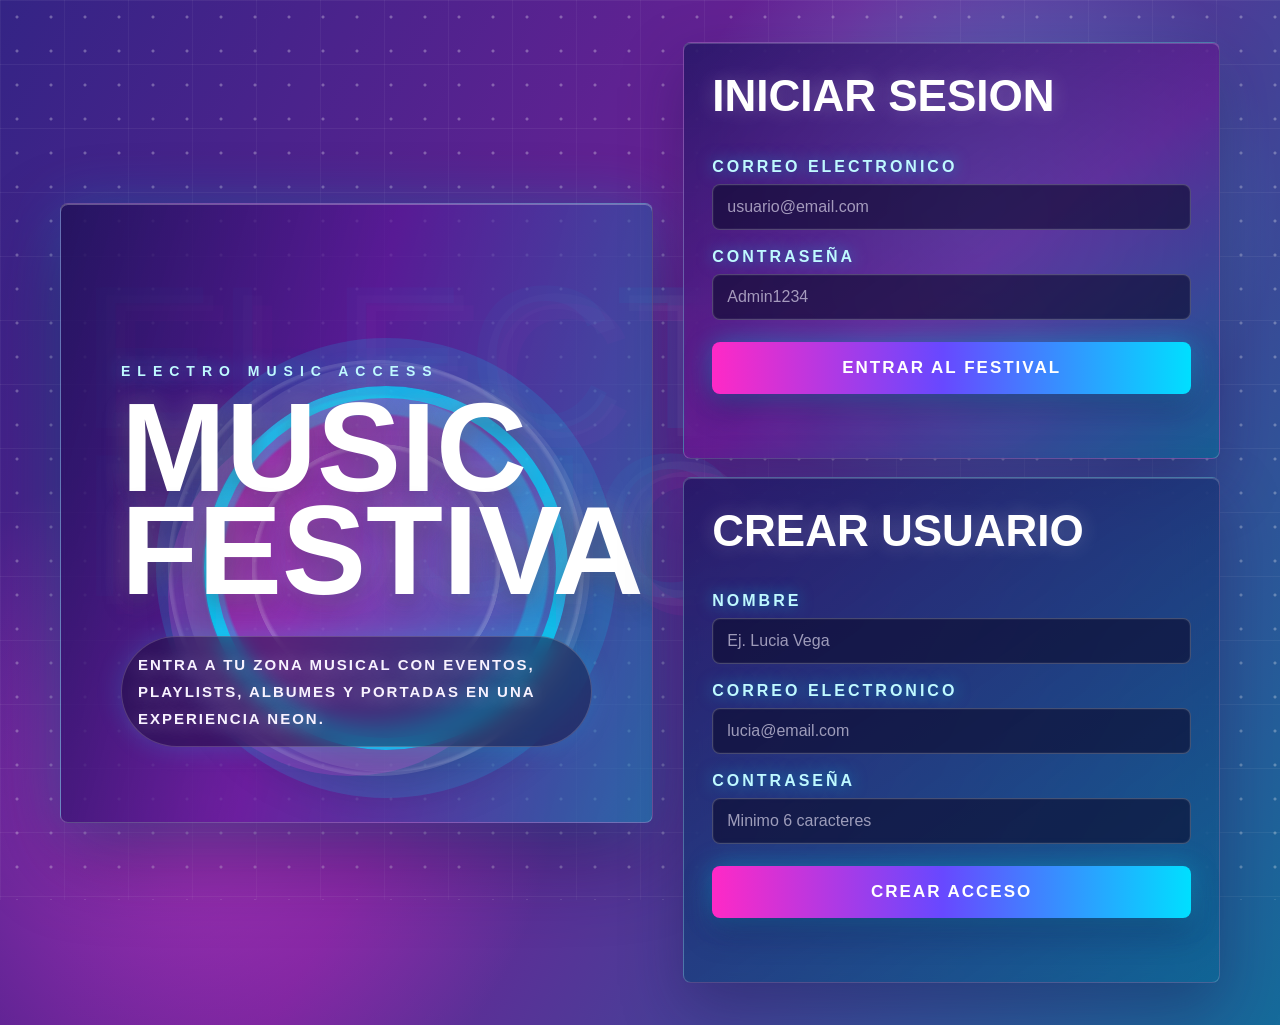
<file: index.html>
﻿<!DOCTYPE html>
<html lang="es">
<head>
  <meta charset="UTF-8">
  <meta name="viewport" content="width=device-width, initial-scale=1.0">
  <title>Electro Music Login</title>
  <link rel="stylesheet" href="css2/styles.css">
</head>
<body class="login-page">
  <main class="login-shell">
    <section class="login-intro">
      <p class="eyebrow">Electro Music Access</p>
      <h1>Music Festival</h1>
      <p>Entra a tu zona musical con eventos, playlists, albumes y portadas en una experiencia neon.</p>
    </section>

    <section class="forms-panel">
      <form id="loginForm" class="form-card">
        <h2>Iniciar sesion</h2>

        <label for="loginEmail">Correo electronico</label>
        <input id="loginEmail" type="text" inputmode="email" placeholder="usuario@email.com" autocomplete="email" required>

        <label for="loginPassword">Contraseña</label>
        <input id="loginPassword" type="password" placeholder="Admin1234" autocomplete="current-password" required>

        <button type="submit" class="primary-button">Entrar al festival</button>
        <p id="loginMessage" class="message" role="status"></p>
      </form>

      <form id="registerForm" class="form-card accent-card">
        <h2>Crear usuario</h2>

        <label for="registerName">Nombre</label>
        <input id="registerName" type="text" placeholder="Ej. Lucia Vega" required>

        <label for="registerEmail">Correo electronico</label>
        <input id="registerEmail" type="text" inputmode="email" placeholder="lucia@email.com" autocomplete="email" required>

        <label for="registerPassword">Contraseña</label>
        <input id="registerPassword" type="password" placeholder="Minimo 6 caracteres" autocomplete="new-password" required minlength="6">

        <button type="submit" class="secondary-button">Crear acceso</button>
        <p id="registerMessage" class="message" role="status"></p>
      </form>
    </section>
  </main>

  <script src="jv2/script.js"></script>
  
</body>
</html>
</file>
<file: css2/styles.css>
﻿:root {
  --bg: #fff7fc;
  --panel: rgba(255, 255, 255, 0.86);
  --text: #241424;
  --muted: #7e607e;
  --pink: #ff4fc3;
  --hot-pink: #ff1493;
  --soft-pink: #ffd8f0;
  --violet: #9b5cff;
  --cyan: #00d9ff;
  --lime: #b8ff2c;
  --warning: #d94f00;
  --radius: 8px;
  --shadow: 0 24px 70px rgba(255, 20, 147, 0.22);
}

* {
  box-sizing: border-box;
}

body {
  min-width: 320px;
  min-height: 100vh;
  margin: 0;
  font-family: Arial, Helvetica, sans-serif;
  color: var(--text);
  background:
    radial-gradient(circle at 12% 8%, rgba(255, 79, 195, 0.34), transparent 30%),
    radial-gradient(circle at 85% 12%, rgba(0, 217, 255, 0.28), transparent 28%),
    radial-gradient(circle at 50% 100%, rgba(184, 255, 44, 0.14), transparent 34%),
    linear-gradient(135deg, #19071b 0%, #2d1238 46%, #071a24 100%);
}

button,
input {
  font: inherit;
}

.login-page::before,
.dashboard-page::before {
  content: "";
  position: fixed;
  inset: 0;
  z-index: -1;
  background-image:
    linear-gradient(rgba(255, 20, 147, 0.08) 1px, transparent 1px),
    linear-gradient(90deg, rgba(155, 92, 255, 0.08) 1px, transparent 1px);
  background-size: 44px 44px;
}

.login-shell {
  width: min(1120px, calc(100% - 36px));
  min-height: 100vh;
  margin: 0 auto;
  display: grid;
  grid-template-columns: 0.9fr 1.1fr;
  align-items: center;
  gap: 36px;
  padding: 44px 0;
}

.login-page {
  background:
    radial-gradient(circle at 18% 12%, rgba(255, 79, 195, 0.24), transparent 28%),
    radial-gradient(circle at 82% 16%, rgba(0, 217, 255, 0.18), transparent 24%),
    radial-gradient(circle at 50% 90%, rgba(155, 92, 255, 0.2), transparent 30%),
    linear-gradient(135deg, #070407 0%, #151018 46%, #09070d 100%);
}

.login-page::before {
  background-image:
    linear-gradient(rgba(255, 79, 195, 0.08) 1px, transparent 1px),
    linear-gradient(90deg, rgba(0, 217, 255, 0.07) 1px, transparent 1px),
    radial-gradient(circle, rgba(255, 255, 255, 0.08) 1px, transparent 2px);
  background-size: 48px 48px, 48px 48px, 26px 26px;
}

.login-intro {
  position: relative;
  isolation: isolate;
  overflow: hidden;
  min-height: 520px;
  display: flex;
  flex-direction: column;
  justify-content: flex-end;
  padding: 34px;
  border-radius: var(--radius);
  background:
    radial-gradient(circle at 16% 14%, rgba(0, 217, 255, 0.36), transparent 28%),
    radial-gradient(circle at 88% 20%, rgba(184, 255, 44, 0.22), transparent 24%),
    linear-gradient(145deg, rgba(42, 4, 38, 0.98), rgba(128, 13, 100, 0.92) 48%, rgba(255, 79, 195, 0.78));
  box-shadow:
    0 32px 80px rgba(255, 20, 147, 0.34),
    inset 0 1px 0 rgba(255, 255, 255, 0.34);
  perspective: 900px;
}

.login-intro::before {
  content: "";
  position: absolute;
  inset: 32px 18px 84px 96px;
  z-index: -2;
  border-radius: 10px;
  background:
    linear-gradient(145deg, rgba(255, 255, 255, 0.18), rgba(255, 255, 255, 0.02)),
    linear-gradient(135deg, #ff4fc3 0 22%, #241424 22% 35%, #00d9ff 35% 56%, #9b5cff 56% 72%, #ffd8f0 72%),
    linear-gradient(135deg, #111, #444);
  background-size:
    100% 100%,
    148px 148px,
    100% 100%;
  box-shadow:
    -44px 40px 0 -18px #00d9ff,
    36px 54px 0 -16px #ff1493,
    82px 14px 0 -20px #b8ff2c,
    -76px -10px 0 -22px #9b5cff,
    0 28px 50px rgba(0, 0, 0, 0.38);
  opacity: 0.9;
  transform: rotateX(58deg) rotateZ(-14deg) translate3d(18px, -20px, -18px);
}

.login-intro::after {
  content: "";
  position: absolute;
  right: -52px;
  top: 64px;
  z-index: -1;
  width: 250px;
  aspect-ratio: 1;
  border-radius: 50%;
  background:
    radial-gradient(circle, #ffd8f0 0 8%, #241424 9% 13%, transparent 14%),
    repeating-radial-gradient(circle, #171017 0 7px, #2e1830 8px 12px, #090609 13px 16px);
  box-shadow:
    -24px 22px 44px rgba(0, 0, 0, 0.32),
    0 0 42px rgba(0, 217, 255, 0.3);
  transform: rotateX(54deg) rotateZ(18deg);
}

.login-intro .eyebrow,
.login-intro h1,
.login-intro p {
  position: relative;
  z-index: 1;
  max-width: 620px;
  text-shadow: 0 2px 18px rgba(255, 255, 255, 0.42);
}

.login-intro .eyebrow {
  color: #ffe9f8;
}

.login-intro h1 {
  color: #ffffff;
}

.login-intro > p:last-child {
  width: min(560px, 100%);
  padding: 14px 16px;
  border-left: 4px solid var(--cyan);
  border-radius: 8px;
  color: #fff2fb;
  background: rgba(36, 20, 36, 0.42);
  backdrop-filter: blur(10px);
}

.login-intro h1,
.welcome-card h1 {
  margin: 0 0 18px;
  font-size: clamp(42px, 7vw, 78px);
  line-height: 0.95;
  color: #2d0b27;
}

.login-intro p,
.form-card p,
.info-card p,
.welcome-card p,
.album-card p {
  color: var(--muted);
  line-height: 1.8;
}

.eyebrow {
  margin: 0 0 12px;
  color: var(--hot-pink);
  font-weight: 900;
  text-transform: uppercase;
}

.forms-panel {
  display: grid;
  grid-template-columns: 1fr 1fr;
  gap: 22px;
}

.form-card,
.info-card,
.welcome-card,
.albums-section {
  padding: 28px;
  border: 1px solid rgba(255, 79, 195, 0.26);
  border-radius: var(--radius);
  background: var(--bg);
  box-shadow: var(--shadow);
  backdrop-filter: blur(18px);
}


.liked-songs {
  padding: 32px;
  margin-top: 24px;
  border: 1px solid rgba(255, 79, 195, 0.26);
  border-radius: var(--radius);
  background: linear-gradient(90deg, rgba(255, 201, 228, 0.9), rgba(255, 216, 240, 0.94));
  box-shadow: var(--shadow);
}

.section-header {
  display: flex;
  align-items: flex-end;
  justify-content: space-between;
  margin-bottom: 32px;
}

.eyebrow {
  font-size: 18px;
  font-weight: bold;
 
}

.section-header h2 {
  font-size: 48px;
  margin: 0;
}

.section-header span {
  color: #000000b9;
  font-size: 14px;
  
}

.play-button {
  width: 60px;
  height: 58px;
  border-radius: 50%;
  border: none;
  background: #1ed760;
  color: #000;
  font-size: 24px;
  cursor: pointer;
}

.play-button:hover {
  transform: scale(1.05);
}

.songs-list {
  background: rgba(0, 0, 0, 0.25);
  border-radius: 8px;
  max-height: 430px;
  overflow-y: auto;
  overflow-x: hidden;
  scrollbar-color: var(--hot-pink) rgba(255, 255, 255, 0.26);
  scrollbar-width: thin;
}

.songs-list::-webkit-scrollbar,
.favorite-songs::-webkit-scrollbar {
  width: 10px;
}

.songs-list::-webkit-scrollbar-track,
.favorite-songs::-webkit-scrollbar-track {
  background: rgba(255, 255, 255, 0.24);
  border-radius: 999px;
}

.songs-list::-webkit-scrollbar-thumb,
.favorite-songs::-webkit-scrollbar-thumb {
  background: linear-gradient(var(--hot-pink), var(--violet));
  border-radius: 999px;
}

.song {
  display: grid;
  grid-template-columns: 32px 52px 1fr 1fr 48px 56px;
  align-items: center;
  gap: 16px;
  padding: 10px 16px;
  color: #070707cb;
}

.song:hover {
  background: rgba(255, 255, 255, 0.08);
}

.song img {
  width: 48px;
  height: 48px;
  border-radius: 4px;
  object-fit: cover;
}

.song-info h3 {
  color: rgb(116, 75, 75);
  font-size: 15px;
  margin: 0 0 4px;
}

.song-info p {
  margin: 0;
  font-size: 14px;
}

.album,
.duration {
  font-size: 14px;
}

.like {
  background: none;
  border: none;
  color: #1ed760;
  font-size: 20px;
  cursor: pointer;
}

.like:not(.liked) {
  color: #b3b3b3;
}

.favorites-card {
  display: flex;
  flex-direction: column;
  min-height: 100%;
}

.favorites-empty {
  margin-bottom: 18px;
}

.favorite-songs {
  display: grid;
  gap: 12px;
  max-height: 390px;
  overflow-y: auto;
  padding-right: 6px;
  scrollbar-color: var(--hot-pink) rgba(255, 255, 255, 0.26);
  scrollbar-width: thin;
}

.favorite-song {
  display: grid;
  grid-template-columns: 58px 1fr;
  gap: 12px;
  align-items: center;
  padding: 10px;
  border-radius: var(--radius);
  background: rgba(255, 255, 255, 0.72);
  border: 1px solid rgba(255, 79, 195, 0.2);
}

.favorite-song img {
  width: 58px;
  height: 58px;
  border-radius: 6px;
  object-fit: cover;
}

.favorite-song h3 {
  margin: 0 0 4px;
  font-size: 15px;
}

.favorite-song p,
.favorite-song span {
  display: block;
  margin: 0;
  color: var(--muted);
  font-size: 13px;
  line-height: 1.35;
}

@media (max-width: 700px) {
  .login-intro {
    min-height: 430px;
  }

  .login-intro::before {
    inset: 56px -18px 110px 52px;
    transform: rotateX(58deg) rotateZ(-10deg) translate3d(0, -10px, -18px);
  }

  .login-intro::after {
    width: 190px;
    right: -70px;
    top: 82px;
  }

  .liked-songs {
    padding: 20px;
  }

  .section-header h2 {
    font-size: 34px;
  }

  .song {
    grid-template-columns: 28px 48px 1fr 40px;
  }

  .album,
  .duration {
    display: none;
  }
}

.accent-card {
  background: linear-gradient(160deg, rgba(255, 255, 255, 0.9), rgba(255, 216, 240, 0.9));
}


.form-card h2,
.info-card h2,
.albums-section h2 {
  margin-top: 0;
}

label {
  display: block;
  margin: 18px 0 8px;
  font-weight: 800;
  color: #4d1742;
}

input {
  width: 100%;
  border: 1px solid rgba(255, 79, 195, 0.34);
  border-radius: var(--radius);
  padding: 13px 14px;
  color: var(--text);
  outline: none;
  background: rgba(255, 255, 255, 0.92);
}

input:focus {
  border-color: var(--hot-pink);
  box-shadow: 0 0 0 3px rgba(255, 79, 195, 0.18), 0 0 22px rgba(0, 217, 255, 0.22);
}

.primary-button,
.secondary-button,
.ghost-button {
  min-height: 46px;
  border: 0;
  border-radius: var(--radius);
  padding: 0 22px;
  cursor: pointer;
  font-weight: 900;
}

.primary-button {
  width: 100%;
  margin-top: 22px;
  color: white;
  background: linear-gradient(90deg, var(--hot-pink), var(--violet));
  box-shadow: 0 0 26px rgba(255, 20, 147, 0.38);
}

.secondary-button {
  width: 100%;
  margin-top: 22px;
  color: #21051d;
  background: linear-gradient(90deg, var(--cyan), var(--lime));
  box-shadow: 0 0 26px rgba(0, 217, 255, 0.34);
}

.ghost-button {
  color: #4d1742;
  background: rgba(255, 255, 255, 0.72);
  border: 1px solid rgba(255, 79, 195, 0.38);
}

.message {
  min-height: 22px;
  margin: 14px 0 0;
  color: #2b8c00;
  font-weight: 800;
}

.message.error {
  color: var(--warning);
}

.dashboard-header {
  min-height: 76px;
  display: flex;
  align-items: center;
  justify-content: space-between;
  gap: 18px;
  padding: 0 clamp(18px, 4vw, 56px);
  position: sticky;
  top: 0;
  z-index: 10;
  background:
    linear-gradient(90deg, rgba(255, 20, 147, 0.9), rgba(155, 92, 255, 0.82) 48%, rgba(0, 217, 255, 0.72)),
    radial-gradient(circle at 16% 50%, rgba(255, 255, 255, 0.46), transparent 22%);
  backdrop-filter: blur(20px) saturate(1.35);
  border-bottom: 1px solid rgba(255, 255, 255, 0.28);
  box-shadow:
    0 16px 48px rgba(255, 20, 147, 0.3),
    inset 0 -1px 0 rgba(255, 255, 255, 0.24);
}
 .oculto{
  visibility: hidden;
 }
.brand {
  display: flex;
  align-items: center;
  gap: 12px;
  color: #ffffff;
  font-weight: 800;
  text-decoration: none;
  text-shadow: 0 0 18px rgba(255, 255, 255, 0.46);
}

.brand-mark {
  display: grid;
  place-items: center;
  width: 42px;
  height: 42px;
  border-radius: 50%;
  color: white;
  background:
    radial-gradient(circle at 32% 24%, #ffffff 0 8%, transparent 9%),
    linear-gradient(135deg, var(--hot-pink), var(--violet), var(--cyan));
  box-shadow:
    0 0 0 3px rgba(255, 255, 255, 0.18),
    0 0 26px rgba(255, 255, 255, 0.52),
    0 0 36px rgba(0, 217, 255, 0.38);
}

.dashboard-shell {
  width: min(1180px, calc(100% - 36px));
  margin: 0 auto;
  padding: 48px 0;
}

.dashboard-page {
  background:
    radial-gradient(circle at 14% 10%, rgba(255, 79, 195, 0.4), transparent 28%),
    radial-gradient(circle at 88% 18%, rgba(0, 217, 255, 0.34), transparent 26%),
    radial-gradient(circle at 42% 92%, rgba(184, 255, 44, 0.14), transparent 30%),
    linear-gradient(135deg, #170719 0%, #291138 48%, #061b24 100%);
}

.dashboard-page::after {
  content: "";
  position: fixed;
  inset: 0;
  z-index: -1;
  pointer-events: none;
  background:
    radial-gradient(circle at 22% 28%, rgba(255, 255, 255, 0.11), transparent 3%),
    radial-gradient(circle at 76% 42%, rgba(255, 255, 255, 0.08), transparent 3%),
    radial-gradient(circle at 48% 72%, rgba(255, 255, 255, 0.08), transparent 3%);
}

.dashboard-header .ghost-button {
  color: #ffffff;
  border: 1px solid rgba(255, 255, 255, 0.54);
  background:
    linear-gradient(135deg, rgba(255, 255, 255, 0.24), rgba(255, 255, 255, 0.08)),
    linear-gradient(90deg, rgba(255, 20, 147, 0.45), rgba(0, 217, 255, 0.3));
  box-shadow:
    0 0 0 3px rgba(255, 255, 255, 0.08),
    0 12px 26px rgba(36, 20, 36, 0.22),
    0 0 26px rgba(0, 217, 255, 0.24);
  transition: transform 180ms ease, box-shadow 180ms ease;
}

.dashboard-header .ghost-button:hover {
  transform: translateY(-1px);
  box-shadow:
    0 0 0 3px rgba(255, 255, 255, 0.12),
    0 16px 34px rgba(36, 20, 36, 0.28),
    0 0 34px rgba(255, 255, 255, 0.32);
}

.welcome-card {
  position: relative;
  isolation: isolate;
  overflow: hidden;
  min-height: 250px;
  padding: 34px clamp(26px, 4vw, 48px);
  background:
    linear-gradient(135deg, rgba(255, 255, 255, 0.94), rgba(255, 216, 240, 0.78) 42%, rgba(0, 217, 255, 0.22)),
    radial-gradient(circle at 76% 22%, rgba(255, 20, 147, 0.38), transparent 26%),
    radial-gradient(circle at 92% 82%, rgba(184, 255, 44, 0.24), transparent 24%);
  box-shadow:
    0 28px 80px rgba(255, 20, 147, 0.34),
    0 0 46px rgba(0, 217, 255, 0.18),
    inset 0 1px 0 rgba(255, 255, 255, 0.72);
}

.welcome-card::before {
  content: "";
  position: absolute;
  right: clamp(18px, 7vw, 92px);
  top: 30px;
  z-index: 0;
  width: clamp(150px, 22vw, 260px);
  aspect-ratio: 1;
  border-radius: 18px;
  background:
    radial-gradient(circle at 50% 50%, #fff7fc 0 10%, #241424 11% 15%, transparent 16%),
    repeating-radial-gradient(circle, #171017 0 8px, #3a173f 9px 15px, #0a0710 16px 20px);
  box-shadow:
    -42px 32px 0 -20px var(--cyan),
    46px 42px 0 -22px var(--hot-pink),
    82px 4px 0 -26px var(--lime),
    0 24px 48px rgba(36, 20, 36, 0.34),
    0 0 48px rgba(0, 217, 255, 0.34);
  opacity: 0.92;
  transform: perspective(780px) rotateX(58deg) rotateZ(-18deg);
}

.welcome-card::after {
  content: "♪";
  position: absolute;
  right: clamp(34px, 10vw, 138px);
  top: 18px;
  z-index: 0;
  color: #ffffff;
  font-size: clamp(58px, 11vw, 126px);
  font-weight: 900;
  line-height: 1;
  text-shadow:
    -86px 72px 0 var(--cyan),
    -30px 130px 0 var(--hot-pink),
    58px 96px 0 var(--lime),
    92px 24px 0 var(--violet),
    0 10px 24px rgba(36, 20, 36, 0.36),
    0 0 28px rgba(255, 255, 255, 0.68);
  transform: perspective(620px) rotateX(18deg) rotateZ(-12deg);
}

.welcome-card h1,
.welcome-card p,
.welcome-card .eyebrow {
  position: relative;
  z-index: 1;
  max-width: 680px;
}

.welcome-card h1 {
  color: #ffffff;
  background: linear-gradient(90deg, #fff, #ffe2f6 24%, var(--cyan) 58%, var(--lime));
  -webkit-background-clip: text;
  background-clip: text;
  -webkit-text-fill-color: transparent;
  text-shadow:
    0 2px 0 rgba(77, 23, 66, 0.32),
    0 0 24px rgba(255, 20, 147, 0.54);
}

.welcome-card p {
  color: #3f163e;
  font-weight: 800;
  text-shadow: 0 1px 0 rgba(255, 255, 255, 0.46);
}

.welcome-card .eyebrow {
  color: #ff007f;
  text-shadow: 0 0 18px rgba(255, 255, 255, 0.7);
}

.content-grid {
  display: grid;
  grid-template-columns: repeat(3, 1fr);
  gap: 22px;
  margin-top: 24px;
}

.cover-box {
  aspect-ratio: 1;
  border-radius: var(--radius);
  background: linear-gradient(180deg, rgba(255, 79, 195, 0), rgba(255, 79, 195, 0.34)), url("https://is1-ssl.mzstatic.com/image/thumb/Music122/v4/6f/a0/7d/6fa07dbd-3751-cb58-270d-c3a44d7c568b/600x600bb.jpg") center / cover;
  box-shadow: 0 18px 34px rgba(255, 20, 147, 0.22);
}

.albums-section {
  margin-top: 24px;
}

.album-songs-section {
  margin-top: 24px;
  padding: 28px;
  border: 1px solid rgba(255, 79, 195, 0.26);
  border-radius: var(--radius);
  background: linear-gradient(90deg, rgba(255, 201, 228, 0.92), rgba(255, 216, 240, 0.96));
  box-shadow: var(--shadow);
}

.album-songs-section.is-hidden {
  display: none;
}

.album-songs-header {
  display: grid;
  gap: 18px;
  margin-bottom: 22px;
}

.album-songs-heading {
  display: grid;
  grid-template-columns: 112px 1fr;
  gap: 18px;
  align-items: center;
}

.album-songs-heading img {
  width: 112px;
  height: 112px;
  border-radius: var(--radius);
  object-fit: cover;
  background: linear-gradient(135deg, var(--hot-pink), var(--violet));
  box-shadow: 0 16px 36px rgba(255, 20, 147, 0.2);
}

.album-songs-heading h2 {
  margin: 0 0 6px;
  font-size: clamp(28px, 4vw, 44px);
}

.album-songs-heading span {
  color: var(--hot-pink);
  font-weight: 900;
}

.album-songs-heading p:last-child {
  margin: 8px 0 0;
}

.album-songs-list {
  display: grid;
  gap: 8px;
  max-height: 460px;
  overflow-y: auto;
  border-radius: var(--radius);
  background: rgba(0, 0, 0, 0.22);
  scrollbar-color: var(--hot-pink) rgba(255, 255, 255, 0.26);
  scrollbar-width: thin;
}

.album-track {
  grid-template-columns: 32px 52px 1.5fr 1fr 48px 56px;
  cursor: pointer;
}

.album-track .song-info small {
  display: block;
  color: rgba(255, 255, 255, 0.72);
  font-size: 12px;
  line-height: 1.35;
}

.album-track-play {
  display: grid;
  place-items: center;
  width: 36px;
  height: 36px;
  border: 0;
  border-radius: 50%;
  color: #000;
  cursor: pointer;
  font-weight: 900;
  background: #1ed760;
}

.section-heading {
  display: flex;
  justify-content: space-between;
  align-items: flex-end;
  gap: 20px;
  margin-bottom: 22px;
}

.section-heading h2 {
  margin-bottom: 0;
  font-size: clamp(28px, 4vw, 44px);
}

.section-heading span {
  color: var(--hot-pink);
  font-weight: 900;
}

.album-grid {
  display: grid;
  grid-template-columns: repeat(6, minmax(0, 1fr));
  gap: 18px;
}

.album-card {
  min-width: 0;
}

.album-art {
  aspect-ratio: 1;
  width: 100%;
  display: grid;
  place-items: center;
  overflow: hidden;
  border-radius: var(--radius);
  background: linear-gradient(135deg, rgba(255, 79, 195, 0.42), rgba(155, 92, 255, 0.28), rgba(0, 217, 255, 0.28));
  box-shadow: 0 16px 36px rgba(255, 20, 147, 0.2);
}

.album-art img {
  width: 100%;
  height: 100%;
  object-fit: cover;
  display: block;
}

.album-art span {
  padding: 12px;
  color: white;
  font-size: 13px;
  font-weight: 900;
  text-align: center;
}

.album-card h3 {
  margin: 12px 0 4px;
  font-size: 15px;
  line-height: 1.25;
}

.album-card p {
  margin: 0;
  font-size: 13px;
}

@media (max-width: 980px) {
  .login-shell,
  .forms-panel,
  .content-grid {
    grid-template-columns: 1fr;
  }

  .album-grid {
    grid-template-columns: repeat(4, minmax(0, 1fr));
  }
}

@media (max-width: 700px) {
  .dashboard-header {
    align-items: flex-start;
    flex-direction: column;
    padding-block: 16px;
  }

  .album-grid {
    grid-template-columns: repeat(2, minmax(0, 1fr));
  }

  .album-songs-heading {
    grid-template-columns: 1fr;
  }

  .album-track {
    grid-template-columns: 28px 48px 1fr 40px;
  }

  .album-track-play {
    display: none;
  }

  .section-heading {
    align-items: flex-start;
    flex-direction: column;
  }
}

@media (max-width: 520px) {
  .form-card,
  .info-card,
  .welcome-card,
  .albums-section,
  .login-intro {
    padding: 20px;
  }
}

.liked-songs.is-hidden {
  display: none;
}

.liked-toggle {
  display: inline-flex;
  align-items: center;
  gap: 10px;
  min-height: 50px;
  margin-top: 24px;
  border: 0;
  border-radius: var(--radius);
  padding: 0 20px;
  color: white;
  cursor: pointer;
  font-weight: 900;
  background: linear-gradient(90deg, var(--hot-pink), var(--violet));
  box-shadow: 0 0 26px rgba(255, 20, 147, 0.38);
}

.liked-toggle-icon {
  color: white;
  font-size: 22px;
  line-height: 1;
}

.music-player audio {
  width: 100%;
  margin-top: 10px;
}

.player-time {
  display: grid;
  grid-template-columns: 42px 1fr 42px;
  gap: 10px;
  align-items: center;
  margin-top: 10px;
  color: var(--muted);
  font-size: 13px;
  font-weight: 800;
}

.player-time input {
  padding: 0;
  accent-color: var(--hot-pink);
}

.song img,
.favorite-song img,
.album-card {
  cursor: pointer;
}

.cover-box img {
  width: 100%;
  height: 100%;
  display: block;
  object-fit: cover;
  border-radius: var(--radius);
}

body.login-page .login-intro h1 {
  color: #ffffff;
}

body.login-page .login-intro .eyebrow {
  color: #ffe9f8;
}

body.login-page .login-intro > p:last-child {
  color: #fff2fb;
}


.playing-card .music-player {
  margin-top: 14px;
}

.playing-card audio {
  display: block;
  width: 100%;
  height: 38px;
}

.playing-card .player-time {
  display: grid;
  grid-template-columns: 42px minmax(0, 1fr) 42px;
  gap: 10px;
  align-items: center;
  margin-top: 12px;
  color: #4d1742;
  font-size: 13px;
  font-weight: 900;
}

.playing-card #songProgress {
  width: 100%;
  padding: 0;
  accent-color: var(--hot-pink);
  cursor: pointer;
}

/* Older graffiti contrast overrides */
body.dashboard-page .search-section,
body.dashboard-page .album-songs-section,
body.dashboard-page .liked-songs,
body.dashboard-page .form-card,
body.dashboard-page .info-card,
body.dashboard-page .albums-section,
body.dashboard-page .welcome-card {
  border: 1px solid rgba(0, 217, 255, 0.28);
  color: #fff9ff;
  background:
    linear-gradient(145deg, rgba(17, 10, 24, 0.91), rgba(39, 14, 43, 0.84) 50%, rgba(4, 28, 36, 0.86));
  box-shadow:
    0 24px 64px rgba(0, 0, 0, 0.42),
    0 0 34px rgba(255, 20, 147, 0.2),
    inset 0 1px 0 rgba(255, 255, 255, 0.16);
}

body.dashboard-page .welcome-card {
  background:
    linear-gradient(90deg, rgba(6, 6, 11, 0.9), rgba(35, 6, 45, 0.74) 46%, rgba(4, 36, 48, 0.68)),
    radial-gradient(circle at 72% 38%, rgba(255, 20, 147, 0.56), transparent 22%),
    radial-gradient(circle at 88% 72%, rgba(184, 255, 44, 0.28), transparent 18%),
    repeating-linear-gradient(-8deg, rgba(255, 255, 255, 0.08) 0 2px, transparent 2px 18px);
}

body.dashboard-page .search-section label,
body.dashboard-page label,
body.dashboard-page .eyebrow,
body.dashboard-page .search-result small,
body.dashboard-page .album-songs-heading span {
  color: #b8ff2c;
  text-shadow:
    2px 2px 0 rgba(255, 20, 147, 0.72),
    0 0 16px rgba(184, 255, 44, 0.42);
}

body.dashboard-page input,
body.dashboard-page .search-result,
body.dashboard-page .favorite-song,
body.dashboard-page .playing-card .player-controls {
  color: #fff9ff;
  background: rgba(5, 5, 9, 0.72);
  border-color: rgba(0, 217, 255, 0.34);
}

body.dashboard-page .search-result strong,
body.dashboard-page .favorite-song h3,
body.dashboard-page .song-info h3 {
  color: #ffffffd2;
}

body.dashboard-page .form-card p,
body.dashboard-page .info-card p,
body.dashboard-page .welcome-card p,
body.dashboard-page .album-card p,
body.dashboard-page .favorite-song p,
body.dashboard-page .favorite-song span,
body.dashboard-page .album,
body.dashboard-page .duration,
body.dashboard-page .section-heading span,
body.dashboard-page .section-header span,
body.dashboard-page .search-result em,
body.dashboard-page .playing-card .player-time {
  color: #f4e9ffcb;
}

body.dashboard-page .playing-card .player-button,
body.dashboard-page .play-button,
body.dashboard-page .album-track-play {
  color: #050509;
  background: linear-gradient(135deg, #b8ff2c, #00d9ff);
  box-shadow:
    3px 3px 0 #ff1493,
    0 0 22px rgba(184, 255, 44, 0.42);
}

body.dashboard-page .liked-toggle,
body.dashboard-page .primary-button {
  color: #ffffff;
  background: linear-gradient(90deg, #ff1493, #9b5cff 48%, #00d9ff);
  box-shadow:
    4px 4px 0 rgba(184, 255, 44, 0.74),
    0 0 28px rgba(255, 20, 147, 0.38);
}

/* Final electro festival login style */
body.login-page {
  color: #ffffff;
  background:
    linear-gradient(120deg, rgba(38, 22, 102, 0.88), rgba(151, 27, 181, 0.62) 46%, rgba(0, 165, 205, 0.58)),
    radial-gradient(circle at 76% 20%, rgba(0, 225, 255, 0.42), transparent 24%),
    radial-gradient(circle at 16% 78%, rgba(255, 41, 198, 0.42), transparent 26%),
    url("https://images.unsplash.com/photo-1492684223066-81342ee5ff30?auto=format&fit=crop&w=1800&q=80") center / cover fixed,
    #151243;
  background-blend-mode: screen, screen, screen, multiply, normal;
}

body.login-page::before {
  opacity: 0.86;
  background-image:
    linear-gradient(rgba(255, 255, 255, 0.07) 1px, transparent 1px),
    linear-gradient(90deg, rgba(255, 255, 255, 0.06) 1px, transparent 1px),
    radial-gradient(circle, rgba(255, 255, 255, 0.34) 1px, transparent 2px);
  background-size: 64px 64px, 64px 64px, 34px 34px;
}

body.login-page::after {
  content: "ELECTRO\a MUSIC";
  position: fixed;
  inset: 0;
  z-index: -1;
  display: grid;
  align-items: center;
  justify-items: start;
  padding-left: clamp(20px, 7vw, 96px);
  color: rgba(255, 255, 255, 0.055);
  font-family: Impact, "Arial Black", Arial, sans-serif;
  font-size: clamp(78px, 16vw, 230px);
  line-height: 0.82;
  white-space: pre;
  text-shadow:
    10px 10px 0 rgba(255, 41, 198, 0.1),
    -10px -8px 0 rgba(0, 221, 255, 0.09);
  pointer-events: none;
}

body.login-page .login-shell {
  width: min(1160px, calc(100% - 36px));
  grid-template-columns: 1.05fr 0.95fr;
  gap: 30px;
  padding: 42px 0;
}

body.login-page .login-intro {
  min-height: 620px;
  padding: clamp(34px, 5vw, 60px);
  border: 1px solid rgba(255, 255, 255, 0.24);
  background:
    linear-gradient(105deg, rgba(34, 19, 92, 0.9) 0%, rgba(89, 24, 151, 0.72) 45%, rgba(20, 132, 178, 0.62) 100%),
    url("https://images.unsplash.com/photo-1516280440614-37939bbacd81?auto=format&fit=crop&w=1400&q=80") center / cover;
  background-blend-mode: multiply;
  box-shadow:
    0 32px 84px rgba(21, 18, 67, 0.46),
    0 0 56px rgba(0, 225, 255, 0.22),
    inset 0 1px 0 rgba(255, 255, 255, 0.28);
}

body.login-page .login-intro::before {
  inset: auto clamp(28px, 7vw, 84px) 72px auto;
  z-index: 0;
  width: clamp(190px, 28vw, 340px);
  aspect-ratio: 1;
  border: 12px solid rgba(0, 225, 255, 0.78);
  border-radius: 50%;
  background:
    linear-gradient(120deg, rgba(255, 41, 198, 0.58), rgba(0, 225, 255, 0.28)),
    url("https://images.unsplash.com/photo-1508214751196-bcfd4ca60f91?auto=format&fit=crop&w=900&q=80") center / cover;
  box-shadow:
    0 0 0 22px rgba(255, 255, 255, 0.1),
    0 0 0 48px rgba(0, 225, 255, 0.16),
    -36px 26px 0 rgba(255, 41, 198, 0.28),
    0 26px 60px rgba(13, 10, 44, 0.48);
  transform: none;
}

body.login-page .login-intro::after {
  right: clamp(12px, 6vw, 56px);
  top: auto;
  bottom: 34px;
  z-index: 0;
  width: clamp(260px, 36vw, 440px);
  border-radius: 50%;
  background:
    radial-gradient(circle at 50% 50%, transparent 0 38%, rgba(255, 255, 255, 0.18) 39% 39.8%, transparent 40%),
    radial-gradient(circle at 50% 50%, transparent 0 49%, rgba(0, 225, 255, 0.34) 50% 55%, transparent 56%),
    radial-gradient(circle at 50% 50%, transparent 0 65%, rgba(255, 255, 255, 0.13) 66% 66.7%, transparent 67%);
  box-shadow: none;
  transform: none;
}

body.login-page .login-intro .eyebrow,
body.login-page .login-intro h1,
body.login-page .login-intro p {
  position: relative;
  z-index: 1;
}

body.login-page .login-intro .eyebrow {
  color: #bff9ff;
  font-family: "Arial Narrow", Arial, sans-serif;
  font-size: 14px;
  letter-spacing: 7px;
  text-shadow: 0 0 18px rgba(0, 225, 255, 0.64);
}

body.login-page .login-intro h1 {
  max-width: 560px;
  color: #ffffff;
  font-family: Impact, "Arial Black", Arial, sans-serif;
  font-size: clamp(64px, 10vw, 126px);
  line-height: 0.82;
  letter-spacing: 0;
  text-transform: uppercase;
  text-shadow:
    0 8px 26px rgba(13, 10, 44, 0.42),
    0 0 28px rgba(255, 255, 255, 0.28);
}

body.login-page .login-intro > p:last-child {
  width: min(520px, 100%);
  border-left: 0;
  border-radius: 999px;
  color: #f8f2ff;
  font-size: 15px;
  font-weight: 800;
  letter-spacing: 2px;
  text-transform: uppercase;
  background: rgba(12, 10, 44, 0.42);
  border: 1px solid rgba(255, 255, 255, 0.18);
  box-shadow: 0 0 26px rgba(0, 225, 255, 0.18);
}

body.login-page .forms-panel {
  grid-template-columns: 1fr;
  gap: 18px;
}

body.login-page .form-card {
  border: 1px solid rgba(255, 255, 255, 0.2);
  color: #ffffff;
  background:
    linear-gradient(145deg, rgba(35, 23, 101, 0.82), rgba(101, 24, 146, 0.68) 54%, rgba(9, 102, 148, 0.7));
  box-shadow:
    0 24px 60px rgba(21, 18, 67, 0.34),
    inset 0 1px 0 rgba(255, 255, 255, 0.18);
}

body.login-page .accent-card {
  background:
    linear-gradient(145deg, rgba(35, 23, 101, 0.86), rgba(9, 102, 148, 0.64)),
    url("https://images.unsplash.com/photo-1506157786151-b8491531f063?auto=format&fit=crop&w=900&q=80") center / cover;
  background-blend-mode: multiply;
}

body.login-page .form-card h2 {
  color: #ffffff;
  font-family: Impact, "Arial Black", Arial, sans-serif;
  font-size: clamp(30px, 4vw, 44px);
  letter-spacing: 0;
  text-transform: uppercase;
  text-shadow: 0 0 20px rgba(255, 255, 255, 0.24);
}

body.login-page label {
  color: #bff9ff;
  font-family: "Arial Narrow", Arial, sans-serif;
  letter-spacing: 3px;
  text-transform: uppercase;
  text-shadow: 0 0 16px rgba(0, 225, 255, 0.55);
}

body.login-page input {
  color: #ffffff;
  background: rgba(12, 10, 44, 0.62);
  border: 1px solid rgba(255, 255, 255, 0.22);
  box-shadow: inset 0 0 0 1px rgba(255, 255, 255, 0.04);
}

body.login-page input::placeholder {
  color: rgba(242, 238, 255, 0.62);
}

body.login-page input:focus {
  border-color: #00dfff;
  box-shadow:
    0 0 0 3px rgba(0, 225, 255, 0.18),
    0 0 24px rgba(255, 41, 198, 0.2);
}

body.login-page .primary-button,
body.login-page .secondary-button {
  min-height: 52px;
  color: #ffffff;
  font-family: "Arial Narrow", Impact, "Arial Black", Arial, sans-serif;
  font-size: 17px;
  letter-spacing: 2px;
  text-transform: uppercase;
  background: linear-gradient(90deg, #ff29c6, #6848ff 48%, #00dfff);
  box-shadow:
    0 14px 30px rgba(21, 18, 67, 0.34),
    0 0 26px rgba(0, 225, 255, 0.36);
  transition: transform 180ms ease, box-shadow 180ms ease;
}

body.login-page .primary-button:hover,
body.login-page .secondary-button:hover {
  transform: translateY(-2px);
  box-shadow:
    0 18px 38px rgba(21, 18, 67, 0.42),
    0 0 34px rgba(255, 255, 255, 0.36);
}

body.login-page .message {
  color: #bff9ff;
}

body.login-page .message.error {
  color: #ffb0df;
}

@media (max-width: 980px) {
  body.login-page .login-shell {
    grid-template-columns: 1fr;
  }
}

@media (max-width: 700px) {
  body.login-page .login-intro {
    min-height: 560px;
    padding-bottom: 260px;
  }

  body.login-page .login-intro::before,
  body.login-page .login-intro::after {
    right: 50%;
    transform: translateX(50%);
  }

  body.login-page .login-intro::before {
    width: min(250px, 72vw);
    bottom: 58px;
  }

  body.login-page .login-intro::after {
    width: min(320px, 86vw);
    bottom: 28px;
  }
}

/* Electro music poster direction */
body.dashboard-page {
  color: #ffffff;
  background:
    linear-gradient(120deg, rgba(44, 20, 111, 0.84), rgba(159, 25, 190, 0.62) 42%, rgba(0, 177, 209, 0.54)),
    radial-gradient(circle at 78% 18%, rgba(0, 225, 255, 0.44), transparent 26%),
    radial-gradient(circle at 18% 82%, rgba(255, 44, 211, 0.38), transparent 26%);
  background-blend-mode: screen, screen, screen, multiply, normal;
}

body.dashboard-page::before {
  opacity: 0.9;
  background-image:
    linear-gradient(rgba(255, 255, 255, 0.07) 1px, transparent 1px),
    linear-gradient(90deg, rgba(255, 255, 255, 0.06) 1px, transparent 1px),
    radial-gradient(circle, rgba(255, 255, 255, 0.32) 1px, transparent 2px);
  background-size: 64px 64px, 64px 64px, 34px 34px;
}

body.dashboard-page::after {
  content: "ELECTRO\a MUSIC";
  white-space: pre;
  justify-items: start;
  align-items: center;
  padding-left: clamp(18px, 7vw, 92px);
  color: rgba(255, 255, 255, 0.055);
  font-family: Impact, "Arial Black", Arial, sans-serif;
  font-size: clamp(76px, 15vw, 220px);
  line-height: 0.82;
  text-align: left;
  text-shadow:
    10px 10px 0 rgba(255, 41, 198, 0.09),
    -10px -8px 0 rgba(0, 221, 255, 0.08);
  transform: rotate(0deg);
  background:
    radial-gradient(circle at 78% 30%, transparent 0 9%, rgba(0, 225, 255, 0.13) 10% 14%, transparent 15% 100%),
    radial-gradient(circle at 83% 34%, transparent 0 17%, rgba(255, 255, 255, 0.1) 18% 18.7%, transparent 19% 100%),
    radial-gradient(circle at 14% 16%, rgba(255, 255, 255, 0.16), transparent 1.4%),
    radial-gradient(circle at 92% 72%, rgba(255, 231, 98, 0.16), transparent 2%);
}

.dashboard-header {
  min-height: 82px;
  background:
    linear-gradient(90deg, rgba(32, 19, 89, 0.92), rgba(112, 23, 157, 0.86) 48%, rgba(13, 118, 174, 0.86)),
    radial-gradient(circle at 82% 50%, rgba(0, 231, 255, 0.34), transparent 24%);
  border-bottom: 1px solid rgba(255, 255, 255, 0.28);
  box-shadow:
    0 18px 48px rgba(21, 18, 67, 0.36),
    0 0 38px rgba(0, 225, 255, 0.26),
    inset 0 -1px 0 rgba(255, 255, 255, 0.2);
}

.dashboard-header::before {
  background:
    radial-gradient(circle at 10% 50%, transparent 0 9px, rgba(255, 255, 255, 0.72) 10px 12px, transparent 13px),
    radial-gradient(circle at 82% 50%, transparent 0 28px, rgba(0, 225, 255, 0.38) 29px 34px, transparent 35px),
    linear-gradient(90deg, transparent, rgba(255, 255, 255, 0.16), transparent);
  opacity: 1;
}

.brand {
  font-family: "Arial Narrow", Impact, "Arial Black", Arial, sans-serif;
  font-size: clamp(18px, 2.5vw, 30px);
  letter-spacing: 4px;
  text-shadow:
    0 0 18px rgba(255, 255, 255, 0.52),
    0 0 30px rgba(0, 225, 255, 0.38);
}

.brand strong {
  color: #ffffff;
}

.brand-mark {
  width: 56px;
  height: 56px;
  border-radius: 50%;
  border: 2px solid rgba(255, 255, 255, 0.8);
  background:
    radial-gradient(circle at 50% 50%, rgba(255, 255, 255, 0.92) 0 7%, transparent 8%),
    radial-gradient(circle at 50% 50%, transparent 0 34%, rgba(0, 225, 255, 0.72) 35% 43%, transparent 44%),
    linear-gradient(135deg, #ff29c6, #6f35ff 48%, #00dfff);
  box-shadow:
    0 0 0 8px rgba(255, 255, 255, 0.08),
    0 0 32px rgba(0, 225, 255, 0.45);
  transform: rotate(0deg);
}

.dashboard-header .ghost-button {
  border: 1px solid rgba(255, 255, 255, 0.78);
  color: #ffffff;
  font-family: "Arial Narrow", Impact, "Arial Black", Arial, sans-serif;
  letter-spacing: 2px;
  background: rgba(255, 255, 255, 0.08);
  box-shadow:
    inset 0 0 0 1px rgba(255, 255, 255, 0.18),
    0 0 24px rgba(0, 225, 255, 0.28);
}

.dashboard-header .ghost-button:hover {
  transform: translateY(-2px);
  background: linear-gradient(90deg, #ff29c6, #6848ff, #00dfff);
  box-shadow:
    0 12px 28px rgba(21, 18, 67, 0.35),
    0 0 34px rgba(255, 255, 255, 0.36);
}

.dashboard-shell {
  width: min(1160px, calc(100% - 36px));
  padding: 44px 0 58px;
}

body.dashboard-page .welcome-card {
  min-height: 380px;
  padding: clamp(34px, 5vw, 62px);
  border: 1px solid rgba(255, 255, 255, 0.24);
  background:
    linear-gradient(105deg, rgba(34, 19, 92, 0.94) 0%, rgba(89, 24, 151, 0.82) 45%, rgba(20, 132, 178, 0.74) 100%);
 
  box-shadow:
    0 32px 84px rgba(21, 18, 67, 0.46),
    0 0 56px rgba(0, 225, 255, 0.22),
    inset 0 1px 0 rgba(255, 255, 255, 0.28);
}

body.dashboard-page .welcome-card::before {
  content: "";
  right: clamp(24px, 9vw, 130px);
  top: 50%;
  width: clamp(190px, 30vw, 360px);
  aspect-ratio: 1;
  border: 12px solid rgba(0, 225, 255, 0.78);
  border-radius: 50%;
  background:
    linear-gradient(120deg, rgba(255, 41, 198, 0.58), rgba(0, 225, 255, 0.28))
    
    0 0 0 22px rgba(255, 255, 255, 0.1),
    0 0 0 48px rgba(0, 225, 255, 0.16),
    -36px 26px 0 rgba(255, 41, 198, 0.28),
    0 26px 60px rgba(13, 10, 44, 0.48);
  transform: translateY(-50%) rotate(0deg);
}

body.dashboard-page .welcome-card::after {
  content: "";
  right: clamp(18px, 8vw, 112px);
  top: 50%;
  width: clamp(240px, 38vw, 440px);
  aspect-ratio: 1;
  border-radius: 50%;
  background:
    radial-gradient(circle at 50% 50%, transparent 0 38%, rgba(255, 255, 255, 0.18) 39% 39.8%, transparent 40%),
    radial-gradient(circle at 50% 50%, transparent 0 49%, rgba(0, 225, 255, 0.34) 50% 55%, transparent 56%),
    radial-gradient(circle at 50% 50%, transparent 0 65%, rgba(255, 255, 255, 0.13) 66% 66.7%, transparent 67%);
  text-shadow: none;
  transform: translateY(-50%);
}

body.dashboard-page .welcome-card .eyebrow {
  max-width: 560px;
  color: #ffffff;
  font-family: "Arial Narrow", Arial, sans-serif;
  font-size: 14px;
  letter-spacing: 8px;
  text-shadow: 0 0 18px rgba(0, 225, 255, 0.64);
}

body.dashboard-page .welcome-card h1 {
  max-width: 560px;
  color: #ffffff;
  background: none;
  -webkit-text-fill-color: #ffffff;
  font-family: Impact, "Arial Black", Arial, sans-serif;
  font-size: clamp(62px, 11vw, 132px);
  line-height: 0.82;
  letter-spacing: 0;
  text-transform: uppercase;
  text-shadow:
    0 8px 26px rgba(13, 10, 44, 0.42),
    0 0 28px rgba(255, 255, 255, 0.28);
}

body.dashboard-page .welcome-card p {
  max-width: 520px;
  color: #f8f2ff;
  font-size: 16px;
  letter-spacing: 2px;
  text-transform: uppercase;
}

body.dashboard-page .search-section,
body.dashboard-page .info-card,
body.dashboard-page .albums-section,
body.dashboard-page .album-songs-section,
body.dashboard-page .liked-songs {
  border: 1px solid rgba(255, 255, 255, 0.18);
  background:
    linear-gradient(145deg, rgba(35, 23, 101, 0.82), rgba(101, 24, 146, 0.68) 54%, rgba(9, 102, 148, 0.7));
  box-shadow:
    0 24px 60px rgba(21, 18, 67, 0.34),
    inset 0 1px 0 rgba(255, 255, 255, 0.18);
}

body.dashboard-page .info-card:nth-child(1) {
  background:
    linear-gradient(145deg, rgba(35, 23, 101, 0.84), rgba(101, 24, 146, 0.62)),
    url("https://images.unsplash.com/photo-1501281668745-f7f57925c3b4?auto=format&fit=crop&w=900&q=80") center / cover;
  background-blend-mode: multiply;
}

body.dashboard-page .favorites-card {
  background:
    linear-gradient(145deg, rgba(35, 23, 101, 0.86), rgba(9, 102, 148, 0.64)),
    url("https://images.unsplash.com/photo-1506157786151-b8491531f063?auto=format&fit=crop&w=900&q=80") center / cover;
  background-blend-mode: multiply;
}

body.dashboard-page .form-card h2,
body.dashboard-page .info-card h2,
body.dashboard-page .albums-section h2,
body.dashboard-page .album-songs-heading h2,
body.dashboard-page .section-header h2,
body.dashboard-page .section-heading h2,
body.dashboard-page .playing-card h3 {
  color: #ffffff;
  font-family: Impact, "Arial Black", Arial, sans-serif;
  letter-spacing: 0;
  text-shadow: 0 0 20px rgba(255, 255, 255, 0.24);
}

body.dashboard-page .eyebrow,
body.dashboard-page label,
body.dashboard-page .search-result small,
body.dashboard-page .album-songs-heading span,
body.dashboard-page .section-heading span {
  color: #bff9ff;
  font-family: "Arial Narrow", Arial, sans-serif;
  letter-spacing: 4px;
  text-transform: uppercase;
  text-shadow: 0 0 16px rgba(0, 225, 255, 0.55);
}

body.dashboard-page .form-card p,
body.dashboard-page .info-card p,
body.dashboard-page .album-card p,
body.dashboard-page .favorite-song p,
body.dashboard-page .favorite-song span,
body.dashboard-page .album,
body.dashboard-page .duration,
body.dashboard-page .section-header span,
body.dashboard-page .search-result em,
body.dashboard-page .playing-card .player-time {
  color: #f2eeff;
}

body.dashboard-page input,
body.dashboard-page .search-result,
body.dashboard-page .favorite-song,
body.dashboard-page .playing-card .player-controls {
  color: #ffffff;
  background: rgba(12, 10, 44, 0.62);
  border-color: rgba(255, 255, 255, 0.22);
}

body.dashboard-page input:focus,
body.dashboard-page .search-result:hover {
  border-color: #00dfff;
  box-shadow:
    0 0 0 3px rgba(0, 225, 255, 0.18),
    0 0 24px rgba(255, 41, 198, 0.2);
}

body.dashboard-page .liked-toggle,
body.dashboard-page .play-button,
body.dashboard-page .playing-card .player-button,
body.dashboard-page .album-track-play {
  color: #ffffff;
  background: linear-gradient(90deg, #ff29c6, #6848ff 48%, #00dfff);
  box-shadow:
    0 14px 30px rgba(21, 18, 67, 0.34),
    0 0 26px rgba(0, 225, 255, 0.36);
}

body.dashboard-page .cover-box {
  border: 0;
  background:
    linear-gradient(180deg, rgba(255, 41, 198, 0.2), rgba(0, 225, 255, 0.24)),
    url("https://images.unsplash.com/photo-1511379938547-c1f69419868d?auto=format&fit=crop&w=900&q=80") center / cover;
  box-shadow:
    0 0 0 12px rgba(255, 255, 255, 0.08),
    0 18px 44px rgba(21, 18, 67, 0.4);
}

@media (max-width: 700px) {
  body.dashboard-page .welcome-card {
    min-height: 540px;
    padding-bottom: 270px;
  }

  body.dashboard-page .welcome-card::before,
  body.dashboard-page .welcome-card::after {
    right: 50%;
    top: auto;
    bottom: 34px;
    transform: translateX(50%);
  }

  body.dashboard-page .welcome-card::before {
    width: min(260px, 72vw);
  }

  body.dashboard-page .welcome-card::after {
    width: min(320px, 86vw);
  }

  .brand {
    font-size: 20px;
    letter-spacing: 2px;
  }
}

/* Dashboard graffiti refresh */
body.dashboard-page {
  color: #fff9ff;
  background:
    radial-gradient(circle at 13% 18%, rgba(255, 20, 147, 0.34), transparent 23%),
    radial-gradient(circle at 88% 12%, rgba(0, 217, 255, 0.34), transparent 24%),
    radial-gradient(circle at 54% 88%, rgba(184, 255, 44, 0.18), transparent 27%),
    linear-gradient(120deg, rgba(255, 79, 195, 0.08) 0 12%, transparent 12% 22%, rgba(0, 217, 255, 0.08) 22% 34%, transparent 34% 52%, rgba(184, 255, 44, 0.07) 52% 64%, transparent 64%),
    repeating-linear-gradient(90deg, rgba(255, 255, 255, 0.04) 0 1px, transparent 1px 76px),
    linear-gradient(135deg, #050509 0%, #120715 45%, #06151d 100%);
}

body.dashboard-page::before {
  opacity: 0.52;
  background-image:
    linear-gradient(rgba(255, 20, 147, 0.13) 1px, transparent 1px),
    linear-gradient(90deg, rgba(0, 217, 255, 0.11) 1px, transparent 1px),
    radial-gradient(circle, rgba(255, 255, 255, 0.2) 1px, transparent 2px);
  background-size: 56px 56px, 56px 56px, 24px 24px;
}

body.dashboard-page::after {
  content: "PINK MUSIC";
  display: grid;
  place-items: center;
  font-family: Impact, "Arial Black", Arial, sans-serif;
  font-size: clamp(72px, 17vw, 230px);
  font-weight: 900;
  color: rgba(255, 255, 255, 0.035);
  text-shadow:
    8px 8px 0 rgba(255, 20, 147, 0.08),
    -8px -5px 0 rgba(0, 217, 255, 0.08),
    0 0 40px rgba(184, 255, 44, 0.08);
  transform: rotate(-8deg);
  background:
    radial-gradient(circle at 18% 40%, rgba(255, 20, 147, 0.22), transparent 10%),
    radial-gradient(circle at 82% 34%, rgba(0, 217, 255, 0.18), transparent 9%),
    radial-gradient(circle at 66% 78%, rgba(184, 255, 44, 0.15), transparent 10%);
}

.dashboard-header {
  min-height: 88px;
  overflow: hidden;
  isolation: isolate;
  background:
    linear-gradient(90deg, rgba(5, 5, 9, 0.9), rgba(42, 8, 48, 0.86) 42%, rgba(3, 31, 42, 0.88)),
    repeating-linear-gradient(-12deg, rgba(255, 255, 255, 0.12) 0 2px, transparent 2px 18px);
  border-bottom: 1px solid rgba(0, 217, 255, 0.38);
  box-shadow:
    0 18px 48px rgba(0, 0, 0, 0.36),
    0 0 34px rgba(255, 20, 147, 0.26),
    inset 0 -1px 0 rgba(255, 255, 255, 0.18);
}

.dashboard-header::before {
  content: "";
  position: absolute;
  inset: -35px -20px auto -20px;
  z-index: -1;
  height: 120px;
  background:
    radial-gradient(circle at 8% 52%, #ff1493 0 10px, transparent 11px),
    radial-gradient(circle at 18% 48%, #00d9ff 0 7px, transparent 8px),
    radial-gradient(circle at 30% 58%, #b8ff2c 0 8px, transparent 9px),
    linear-gradient(100deg, transparent 0 8%, rgba(255, 20, 147, 0.58) 8% 20%, transparent 20% 28%, rgba(0, 217, 255, 0.42) 28% 39%, transparent 39% 52%, rgba(184, 255, 44, 0.34) 52% 60%, transparent 60%);
  filter: blur(0.2px);
  opacity: 0.95;
}

.brand {
  gap: 14px;
  color: #ffffff;
  font-family: Impact, "Arial Black", Arial, sans-serif;
  font-size: clamp(20px, 3vw, 34px);
  letter-spacing: 0;
  text-transform: uppercase;
  text-shadow:
    3px 3px 0 #ff1493,
    -2px -2px 0 #00d9ff,
    0 0 20px rgba(255, 255, 255, 0.62);
}

.brand strong {
  color: #b8ff2c;
}

.brand-mark {
  width: 58px;
  height: 58px;
  border: 3px solid rgba(255, 255, 255, 0.84);
  border-radius: 16px 44px 16px 44px;
  color: #ffffff;
  font-family: Impact, "Arial Black", Arial, sans-serif;
  font-size: 20px;
  background:
    radial-gradient(circle at 24% 24%, #ffffff 0 7%, transparent 8%),
    conic-gradient(from 45deg, #ff1493, #b8ff2c, #00d9ff, #9b5cff, #ff1493);
  box-shadow:
    6px 6px 0 #ff1493,
    -5px -5px 0 #00d9ff,
    0 0 30px rgba(255, 255, 255, 0.5);
  transform: rotate(-8deg);
}

.dashboard-header .ghost-button {
  min-height: 50px;
  border: 2px solid #ffffff;
  border-radius: 999px;
  color: #050509;
  font-family: Impact, "Arial Black", Arial, sans-serif;
  font-size: 18px;
  letter-spacing: 0;
  text-transform: uppercase;
  background:
    linear-gradient(90deg, #b8ff2c, #00d9ff 46%, #ff4fc3);
  box-shadow:
    5px 5px 0 rgba(255, 20, 147, 0.92),
    -4px -4px 0 rgba(0, 217, 255, 0.78),
    0 0 28px rgba(184, 255, 44, 0.38);
}

.dashboard-header .ghost-button:hover {
  transform: translateY(-2px) rotate(-1deg);
  box-shadow:
    7px 7px 0 rgba(255, 20, 147, 0.96),
    -6px -6px 0 rgba(0, 217, 255, 0.84),
    0 0 36px rgba(255, 255, 255, 0.5);
}

.form-card,
.info-card,
.welcome-card,
.albums-section,
.album-songs-section,
.search-section,
.liked-songs {
  border: 1px solid rgba(0, 217, 255, 0.28);
  color: #fff9ff;
  background:
    linear-gradient(145deg, rgba(17, 10, 24, 0.9), rgba(39, 14, 43, 0.82) 50%, rgba(4, 28, 36, 0.84));
  box-shadow:
    0 24px 64px rgba(0, 0, 0, 0.4),
    0 0 34px rgba(255, 20, 147, 0.18),
    inset 0 1px 0 rgba(255, 255, 255, 0.16);
}

.form-card h2,
.info-card h2,
.albums-section h2,
.album-songs-heading h2,
.section-header h2,
.section-heading h2,
.favorite-song h3,
.album-card h3,
.playing-card h3 {
  color: #ffffff;

  letter-spacing: 1;
 /* text-shadow:
    3px 3px 0 rgba(255, 20, 147, 0.62),
    -2px -2px 0 rgba(0, 217, 255, 0.5),
    0 0 18px rgba(255, 255, 255, 0.36);*/

}

.form-card p,
.info-card p,
.welcome-card p,
.album-card p,
.favorite-song p,
.favorite-song span,
.album,
.duration,
.section-heading span,
.section-header span,
.search-result em,
.player-time {
  color: #9058c9;
}

.eyebrow,
.search-result small,
.album-songs-heading span {
  color: #b8ff2c;
  text-shadow:
    2px 2px 0 rgba(255, 20, 147, 0.74),
    0 0 16px rgba(184, 255, 44, 0.46);
}

.welcome-card {
  min-height: 310px;
  background:
    linear-gradient(90deg, rgba(6, 6, 11, 0.9), rgba(35, 6, 45, 0.74) 46%, rgba(4, 36, 48, 0.68)),
    radial-gradient(circle at 72% 38%, rgba(255, 20, 147, 0.56), transparent 22%),
    radial-gradient(circle at 88% 72%, rgba(184, 255, 44, 0.28), transparent 18%),
    repeating-linear-gradient(-8deg, rgba(255, 255, 255, 0.08) 0 2px, transparent 2px 18px);
}

.welcome-card::before {
  right: clamp(20px, 7vw, 94px);
  top: 34px;
  width: clamp(180px, 28vw, 330px);
  border: 5px solid rgba(255, 255, 255, 0.74);
  border-radius: 24px;
  background:
    radial-gradient(circle at 50% 50%, #fff9ff 0 8%, #050509 9% 14%, transparent 15%),
    radial-gradient(circle at 28% 26%, #ff1493 0 9%, transparent 10%),
    radial-gradient(circle at 74% 28%, #00d9ff 0 8%, transparent 9%),
    radial-gradient(circle at 68% 76%, #b8ff2c 0 8%, transparent 9%),
    repeating-radial-gradient(circle, #0b0b10 0 8px, #20202d 9px 14px, #050509 15px 20px);
  box-shadow:
    -56px 42px 0 -28px #00d9ff,
    54px 50px 0 -26px #ff1493,
    98px 4px 0 -30px #b8ff2c,
    -28px -20px 0 -18px #9b5cff,
    9px 9px 0 rgba(255, 20, 147, 0.9),
    -8px -8px 0 rgba(0, 217, 255, 0.72),
    0 30px 64px rgba(0, 0, 0, 0.48);
  transform: perspective(820px) rotateX(56deg) rotateZ(-14deg);
}

.welcome-card::after {
  content: "MUSIC";
  right: clamp(20px, 9vw, 120px);
  top: 34px;
  color: #ffffff;
  font-family: Impact, "Arial Black", Arial, sans-serif;
  font-size: clamp(58px, 11vw, 148px);
  line-height: 0.84;
  text-shadow:
    4px 4px 0 #ff1493,
    -4px -3px 0 #00d9ff,
    10px 44px 0 rgba(184, 255, 44, 0.7),
    -76px 96px 0 rgba(255, 79, 195, 0.75),
    82px 110px 0 rgba(0, 217, 255, 0.65),
    0 0 28px rgba(255, 255, 255, 0.58);
  transform: perspective(600px) rotateX(14deg) rotateZ(-9deg);
}

.welcome-card h1 {
  max-width: 620px;
  font-family: Impact, "Arial Black", Arial, sans-serif;
  font-size: clamp(48px, 9vw, 96px);
  letter-spacing: 0;
  background: linear-gradient(90deg, #ffffff 0%, #b8ff2c 28%, #00d9ff 58%, #ff4fc3 88%);
  -webkit-background-clip: text;
  background-clip: text;
  -webkit-text-fill-color: transparent;
  text-shadow:
    4px 4px 0 rgba(255, 20, 147, 0.68),
    -3px -3px 0 rgba(0, 217, 255, 0.56),
    0 0 24px rgba(255, 255, 255, 0.48);
}

.welcome-card p {
  color: #fff9ff;
  font-size: 18px;
  font-weight: 900;
  text-shadow:
    2px 2px 0 rgba(5, 5, 9, 0.78),
    0 0 18px rgba(255, 255, 255, 0.28);
}

.search-section label,
label {
  color: #b8ff2c;
  text-shadow: 1px 1px 0 #ff1493;
}

input,
.search-result,
.favorite-song,
.playing-card .player-controls {
  color: #fff9ff;
  background: rgba(5, 5, 9, 0.72);
  border-color: rgba(0, 217, 255, 0.34);
}

input::placeholder {
  color: rgba(255, 249, 255, 0.66);
}

.songs-list,
.album-songs-list {
  background: rgba(0, 0, 0, 0.44);
  border: 1px solid rgba(255, 255, 255, 0.12);
}

.song {
  color: #fff9ff;
}

.song:hover,
.album-track:hover {
  background: rgba(255, 20, 147, 0.18);
}

.cover-box {
  border: 3px solid rgba(255, 255, 255, 0.62);
  background:
    linear-gradient(180deg, rgba(255, 20, 147, 0.2), rgba(0, 217, 255, 0.22)),
    url("https://is1-ssl.mzstatic.com/image/thumb/Music122/v4/6f/a0/7d/6fa07dbd-3751-cb58-270d-c3a44d7c568b/600x600bb.jpg") center / cover;
  box-shadow:
    6px 6px 0 #ff1493,
    -5px -5px 0 #00d9ff,
    0 18px 36px rgba(0, 0, 0, 0.42);
}

.search-section {
  margin-top: 24px;
  padding: 22px;
  border: 1px solid rgba(255, 79, 195, 0.26);
  border-radius: var(--radius);
  background: var(--bg);
  box-shadow: var(--shadow);
}

.search-section label {
  margin-top: 0;
}

.search-results {
  display: grid;
  gap: 10px;
  margin-top: 14px;
}

.search-result {
  display: grid;
  grid-template-columns: 56px 1fr;
  gap: 12px;
  align-items: center;
  width: 100%;
  border: 1px solid rgba(255, 79, 195, 0.22);
  border-radius: var(--radius);
  padding: 10px;
  text-align: left;
  color: var(--text);
  background: rgba(255, 255, 255, 0.78);
  cursor: pointer;
}

.search-result:hover {
  border-color: var(--hot-pink);
  box-shadow: 0 0 0 3px rgba(255, 79, 195, 0.14);
}

.search-result img,
.search-result-icon {
  width: 56px;
  height: 56px;
  border-radius: 6px;
}

.search-result img {
  object-fit: cover;
}

.search-result-icon {
  display: grid;
  place-items: center;
  color: #fff;
  font-weight: 900;
  background: linear-gradient(135deg, var(--hot-pink), var(--violet));
}

.search-result strong,
.search-result small,
.search-result em {
  display: block;
}

.search-result strong {
  margin-bottom: 2px;
}

.search-result small {
  color: var(--hot-pink);
  font-size: 12px;
  font-weight: 900;
}

.search-result em {
  margin-top: 4px;
  color: var(--muted);
  font-size: 13px;
  font-style: normal;
  line-height: 1.35;
}

.search-empty {
  margin: 12px 0 0;
  color: var(--warning);
  font-weight: 800;
}

.song img,
.favorite-song img {
  cursor: pointer;
}


.playing-card .music-player audio {
  display: none;
}

.playing-card .player-controls {
  display: grid;
  grid-template-columns: 44px minmax(0, 1fr);
  gap: 12px;
  align-items: center;
  margin-top: 14px;
  padding: 12px;
  border-radius: var(--radius);
  background: rgba(255, 255, 255, 0.62);
  border: 1px solid rgba(255, 79, 195, 0.22);
}

.playing-card .player-button {
  width: 42px;
  height: 42px;
  border: 0;
  border-radius: 50%;
  color: #000;
  cursor: pointer;
  font-size: 17px;
  font-weight: 900;
  background: #1ed760;
  box-shadow: 0 10px 20px rgba(30, 215, 96, 0.28);
}

.playing-card .player-time {
  display: grid;
  grid-template-columns: 42px minmax(0, 1fr) 42px;
  gap: 10px;
  align-items: center;
  margin-top: 0;
  color: #4d1742;
  font-size: 13px;
  font-weight: 900;
}

.playing-card #songProgress {
  width: 100%;
  padding: 0;
  accent-color: var(--hot-pink);
  cursor: pointer;
}

/* Ultimate electro music poster overrides */
body.dashboard-page {
  color: #ffffff !important;
  background:
    linear-gradient(120deg, rgba(44, 20, 111, 0.84), rgba(159, 25, 190, 0.62) 42%, rgba(0, 177, 209, 0.54)),
    radial-gradient(circle at 78% 18%, rgba(0, 225, 255, 0.44), transparent 26%),
    radial-gradient(circle at 18% 82%, rgba(255, 44, 211, 0.38), transparent 26%),
    url("https://images.unsplash.com/photo-1492684223066-81342ee5ff30?auto=format&fit=crop&w=1800&q=80") center / cover fixed,
    #151243 !important;
  background-blend-mode: screen, screen, screen, multiply, normal !important;
}

body.dashboard-page::after {
  content: "ELECTRO\a MUSIC" !important;
  white-space: pre !important;
  justify-items: start !important;
  align-items: center !important;
  padding-left: clamp(18px, 7vw, 92px) !important;
  color: rgba(255, 255, 255, 0.055) !important;
  font-family: Impact, "Arial Black", Arial, sans-serif !important;
  font-size: clamp(76px, 15vw, 220px) !important;
  line-height: 0.82 !important;
  text-align: left !important;
  text-shadow:
    10px 10px 0 rgba(255, 41, 198, 0.09),
    -10px -8px 0 rgba(0, 221, 255, 0.08) !important;
  transform: rotate(0deg) !important;
  background:
    radial-gradient(circle at 78% 30%, transparent 0 9%, rgba(0, 225, 255, 0.13) 10% 14%, transparent 15% 100%),
    radial-gradient(circle at 83% 34%, transparent 0 17%, rgba(255, 255, 255, 0.1) 18% 18.7%, transparent 19% 100%) !important;
}

.dashboard-header {
  min-height: 82px !important;
  background:
    linear-gradient(90deg, rgba(32, 19, 89, 0.92), rgba(112, 23, 157, 0.86) 48%, rgba(13, 118, 174, 0.86)),
    radial-gradient(circle at 82% 50%, rgba(0, 231, 255, 0.34), transparent 24%) !important;
  border-bottom: 1px solid rgba(255, 255, 255, 0.28) !important;
  box-shadow:
    0 18px 48px rgba(21, 18, 67, 0.36),
    0 0 38px rgba(0, 225, 255, 0.26),
    inset 0 -1px 0 rgba(255, 255, 255, 0.2) !important;
}

.brand {
  font-family: "Arial Narrow", Impact, "Arial Black", Arial, sans-serif !important;
  font-size: clamp(18px, 2.5vw, 30px) !important;
  letter-spacing: 4px !important;
  text-shadow:
    0 0 18px rgba(255, 255, 255, 0.52),
    0 0 30px rgba(0, 225, 255, 0.38) !important;
}

.brand-mark {
  width: 56px !important;
  height: 56px !important;
  border-radius: 50% !important;
  border: 2px solid rgba(255, 255, 255, 0.8) !important;
  background:
    radial-gradient(circle at 50% 50%, rgba(255, 255, 255, 0.92) 0 7%, transparent 8%),
    radial-gradient(circle at 50% 50%, transparent 0 34%, rgba(0, 225, 255, 0.72) 35% 43%, transparent 44%),
    linear-gradient(135deg, #ff29c6, #6f35ff 48%, #00dfff) !important;
  box-shadow:
    0 0 0 8px rgba(255, 255, 255, 0.08),
    0 0 32px rgba(0, 225, 255, 0.45) !important;
  transform: rotate(0deg) !important;
}

.dashboard-header .ghost-button {
  border: 1px solid rgba(255, 255, 255, 0.78) !important;
  color: #ffffff !important;
  font-family: "Arial Narrow", Impact, "Arial Black", Arial, sans-serif !important;
  letter-spacing: 2px !important;
  background: rgba(255, 255, 255, 0.08) !important;
  box-shadow:
    inset 0 0 0 1px rgba(255, 255, 255, 0.18),
    0 0 24px rgba(0, 225, 255, 0.28) !important;
}

body.dashboard-page .welcome-card {
  min-height: 380px !important;
  padding: clamp(34px, 5vw, 62px) !important;
  border: 1px solid rgba(255, 255, 255, 0.24) !important;
  background:
    linear-gradient(105deg, rgba(34, 19, 92, 0.94) 0%, rgba(89, 24, 151, 0.82) 45%, rgba(20, 132, 178, 0.74) 100%),
    url("https://images.unsplash.com/photo-1516280440614-37939bbacd81?auto=format&fit=crop&w=1400&q=80") center / cover !important;
  background-blend-mode: multiply !important;
  box-shadow:
    0 32px 84px rgba(21, 18, 67, 0.46),
    0 0 56px rgba(0, 225, 255, 0.22),
    inset 0 1px 0 rgba(255, 255, 255, 0.28) !important;
}

body.dashboard-page .welcome-card::before {
  content: "" !important;
  right: clamp(24px, 9vw, 130px) !important;
  top: 50% !important;
  width: clamp(190px, 30vw, 360px) !important;
  aspect-ratio: 1 !important;
  border: 12px solid rgba(0, 225, 255, 0.78) !important;
  border-radius: 50% !important;
  background:
    linear-gradient(120deg, rgba(255, 41, 198, 0.58), rgba(0, 225, 255, 0.28));
  box-shadow:
    0 0 0 22px rgba(255, 255, 255, 0.1),
    0 0 0 48px rgba(0, 225, 255, 0.16),
    -36px 26px 0 rgba(255, 41, 198, 0.28),
    0 26px 60px rgba(13, 10, 44, 0.48) !important;
  transform: translateY(-50%) rotate(0deg) !important;
}

body.dashboard-page .welcome-card::after {
  content: "" !important;
  right: clamp(18px, 8vw, 112px) !important;
  top: 50% !important;
  width: clamp(240px, 38vw, 440px) !important;
  aspect-ratio: 1 !important;
  border-radius: 50% !important;
  background:
    radial-gradient(circle at 50% 50%, transparent 0 38%, rgba(255, 255, 255, 0.18) 39% 39.8%, transparent 40%),
    radial-gradient(circle at 50% 50%, transparent 0 49%, rgba(0, 225, 255, 0.34) 50% 55%, transparent 56%),
    radial-gradient(circle at 50% 50%, transparent 0 65%, rgba(255, 255, 255, 0.13) 66% 66.7%, transparent 67%) !important;
  text-shadow: none !important;
  transform: translateY(-50%) !important;
}

body.dashboard-page .welcome-card .eyebrow {
  color: #ffffff !important;
  font-family: "Arial Narrow", Arial, sans-serif !important;
  font-size: 14px !important;
  letter-spacing: 8px !important;
  text-shadow: 0 0 18px rgba(0, 225, 255, 0.64) !important;
}

body.dashboard-page .welcome-card h1 {
  max-width: 560px !important;
  color: #ffffff !important;
  background: none !important;
  -webkit-text-fill-color: #ffffff !important;
  font-family: Impact, "Arial Black", Arial, sans-serif !important;
  font-size: clamp(62px, 11vw, 132px) !important;
  line-height: 0.82 !important;
  text-transform: uppercase !important;
  text-shadow:
    0 8px 26px rgba(13, 10, 44, 0.42),
    0 0 28px rgba(255, 255, 255, 0.28) !important;
}

body.dashboard-page .search-section,
body.dashboard-page .info-card,
body.dashboard-page .albums-section,
body.dashboard-page .album-songs-section,
body.dashboard-page .liked-songs {
  border: 1px solid rgba(255, 255, 255, 0.18) !important;
  background:
    linear-gradient(145deg, rgba(35, 23, 101, 0.82), rgba(101, 24, 146, 0.68) 54%, rgba(9, 102, 148, 0.7)) !important;
  box-shadow:
    0 24px 60px rgba(21, 18, 67, 0.34),
    inset 0 1px 0 rgba(255, 255, 255, 0.18) !important;
}

body.dashboard-page .info-card:nth-child(1) {
  background:
    linear-gradient(145deg, rgba(35, 23, 101, 0.84), rgba(101, 24, 146, 0.62)),
    url("https://images.unsplash.com/photo-1501281668745-f7f57925c3b4?auto=format&fit=crop&w=900&q=80") center / cover !important;
  background-blend-mode: multiply !important;
}

body.dashboard-page .favorites-card {
  background:
    linear-gradient(145deg, rgba(35, 23, 101, 0.86), rgba(9, 102, 148, 0.64)),
    url("https://images.unsplash.com/photo-1506157786151-b8491531f063?auto=format&fit=crop&w=900&q=80") center / cover !important;
  background-blend-mode: multiply !important;
}

body.dashboard-page h2,
body.dashboard-page .playing-card h3 {
  color: #ffffff !important;
  font-family: Impact, "Arial Black", Arial, sans-serif !important;
  text-shadow: 0 0 20px rgba(255, 255, 255, 0.24) !important;
}

body.dashboard-page .eyebrow,
body.dashboard-page label,
body.dashboard-page .search-result small,
body.dashboard-page .album-songs-heading span,
body.dashboard-page .section-heading span {
  color: #bff9ff !important;
  font-family: "Arial Narrow", Arial, sans-serif !important;
  letter-spacing: 4px !important;
  text-transform: uppercase !important;
  text-shadow: 0 0 16px rgba(0, 225, 255, 0.55) !important;
}

body.dashboard-page p,
body.dashboard-page .album,
body.dashboard-page .duration,
body.dashboard-page .section-header span,
body.dashboard-page .search-result em,
body.dashboard-page .playing-card .player-time {
  color: #f2eeff !important;
}

body.dashboard-page input,
body.dashboard-page .search-result,
body.dashboard-page .favorite-song,
body.dashboard-page .playing-card .player-controls {
  color: #ffffff !important;
  background: rgba(12, 10, 44, 0.62) !important;
  border-color: rgba(255, 255, 255, 0.22) !important;
}

body.dashboard-page .liked-toggle,
body.dashboard-page .play-button,
body.dashboard-page .playing-card .player-button,
body.dashboard-page .album-track-play {
  color: #ffffff !important;
  background: linear-gradient(90deg, #ff29c6, #6848ff 48%, #00dfff) !important;
  box-shadow:
    0 14px 30px rgba(21, 18, 67, 0.34),
    0 0 26px rgba(0, 225, 255, 0.36) !important;
}

body.dashboard-page .cover-box {
  border: 0 !important;
  background:
    linear-gradient(180deg, rgba(255, 41, 198, 0.2), rgba(0, 225, 255, 0.24)),
    url("https://images.unsplash.com/photo-1511379938547-c1f69419868d?auto=format&fit=crop&w=900&q=80") center / cover !important;
  box-shadow:
    0 0 0 12px rgba(255, 255, 255, 0.08),
    0 18px 44px rgba(21, 18, 67, 0.4) !important;
}

@media (max-width: 700px) {
  body.dashboard-page .welcome-card {
    min-height: 540px !important;
    padding-bottom: 270px !important;
  }

  body.dashboard-page .welcome-card::before,
  body.dashboard-page .welcome-card::after {
    right: 50% !important;
    top: auto !important;
    bottom: 34px !important;
    transform: translateX(50%) !important;
  }
}

/* Legacy graffiti contrast overrides */
body.dashboard-page .search-section,
body.dashboard-page .album-songs-section,
body.dashboard-page .liked-songs,
body.dashboard-page .form-card,
body.dashboard-page .info-card,
body.dashboard-page .albums-section,
body.dashboard-page .welcome-card {
  border: 1px solid rgba(0, 217, 255, 0.28);
  color: #fff9ff;
  background:
    linear-gradient(145deg, rgba(17, 10, 24, 0.91), rgba(39, 14, 43, 0.84) 50%, rgba(4, 28, 36, 0.86));
  box-shadow:
    0 24px 64px rgba(0, 0, 0, 0.42),
    0 0 34px rgba(255, 20, 147, 0.2),
    inset 0 1px 0 rgba(255, 255, 255, 0.16);
}

body.dashboard-page .welcome-card {
  background:
    linear-gradient(90deg, rgba(6, 6, 11, 0.9), rgba(35, 6, 45, 0.74) 46%, rgba(4, 36, 48, 0.68)),
    radial-gradient(circle at 72% 38%, rgba(255, 20, 147, 0.56), transparent 22%),
    radial-gradient(circle at 88% 72%, rgba(184, 255, 44, 0.28), transparent 18%),
    repeating-linear-gradient(-8deg, rgba(255, 255, 255, 0.08) 0 2px, transparent 2px 18px);
}

body.dashboard-page .search-section label,
body.dashboard-page label,
body.dashboard-page .eyebrow,
body.dashboard-page .search-result small,
body.dashboard-page .album-songs-heading span {
  color: #b8ff2c;
  text-shadow:
    2px 2px 0 rgba(255, 20, 147, 0.72),
    0 0 16px rgba(184, 255, 44, 0.42);
}

body.dashboard-page input,
body.dashboard-page .search-result,
body.dashboard-page .favorite-song,
body.dashboard-page .playing-card .player-controls {
  color: #fff9ff;
  background: rgba(5, 5, 9, 0.72);
  border-color: rgba(0, 217, 255, 0.34);
}

body.dashboard-page .search-result strong,
body.dashboard-page .favorite-song h3,
body.dashboard-page .song-info h3 {
  color: #ffffff;
}

body.dashboard-page .form-card p,
body.dashboard-page .info-card p,
body.dashboard-page .welcome-card p,
body.dashboard-page .album-card p,
body.dashboard-page .favorite-song p,
body.dashboard-page .favorite-song span,
body.dashboard-page .album,
body.dashboard-page .duration,
body.dashboard-page .section-heading span,
body.dashboard-page .section-header span,
body.dashboard-page .search-result em,
body.dashboard-page .playing-card .player-time {
  color: #f4e9ff;
}

body.dashboard-page .playing-card .player-button,
body.dashboard-page .play-button,
body.dashboard-page .album-track-play {
  color: #050509;
  background: linear-gradient(135deg, #b8ff2c, #00d9ff);
  box-shadow:
    3px 3px 0 #ff1493,
    0 0 22px rgba(184, 255, 44, 0.42);
}

body.dashboard-page .liked-toggle,
body.dashboard-page .primary-button {
  color: #ffffff;
  background: linear-gradient(90deg, #ff1493, #9b5cff 48%, #00d9ff);
  box-shadow:
    4px 4px 0 rgba(184, 255, 44, 0.74),
    0 0 28px rgba(255, 20, 147, 0.38);
}
</file>
